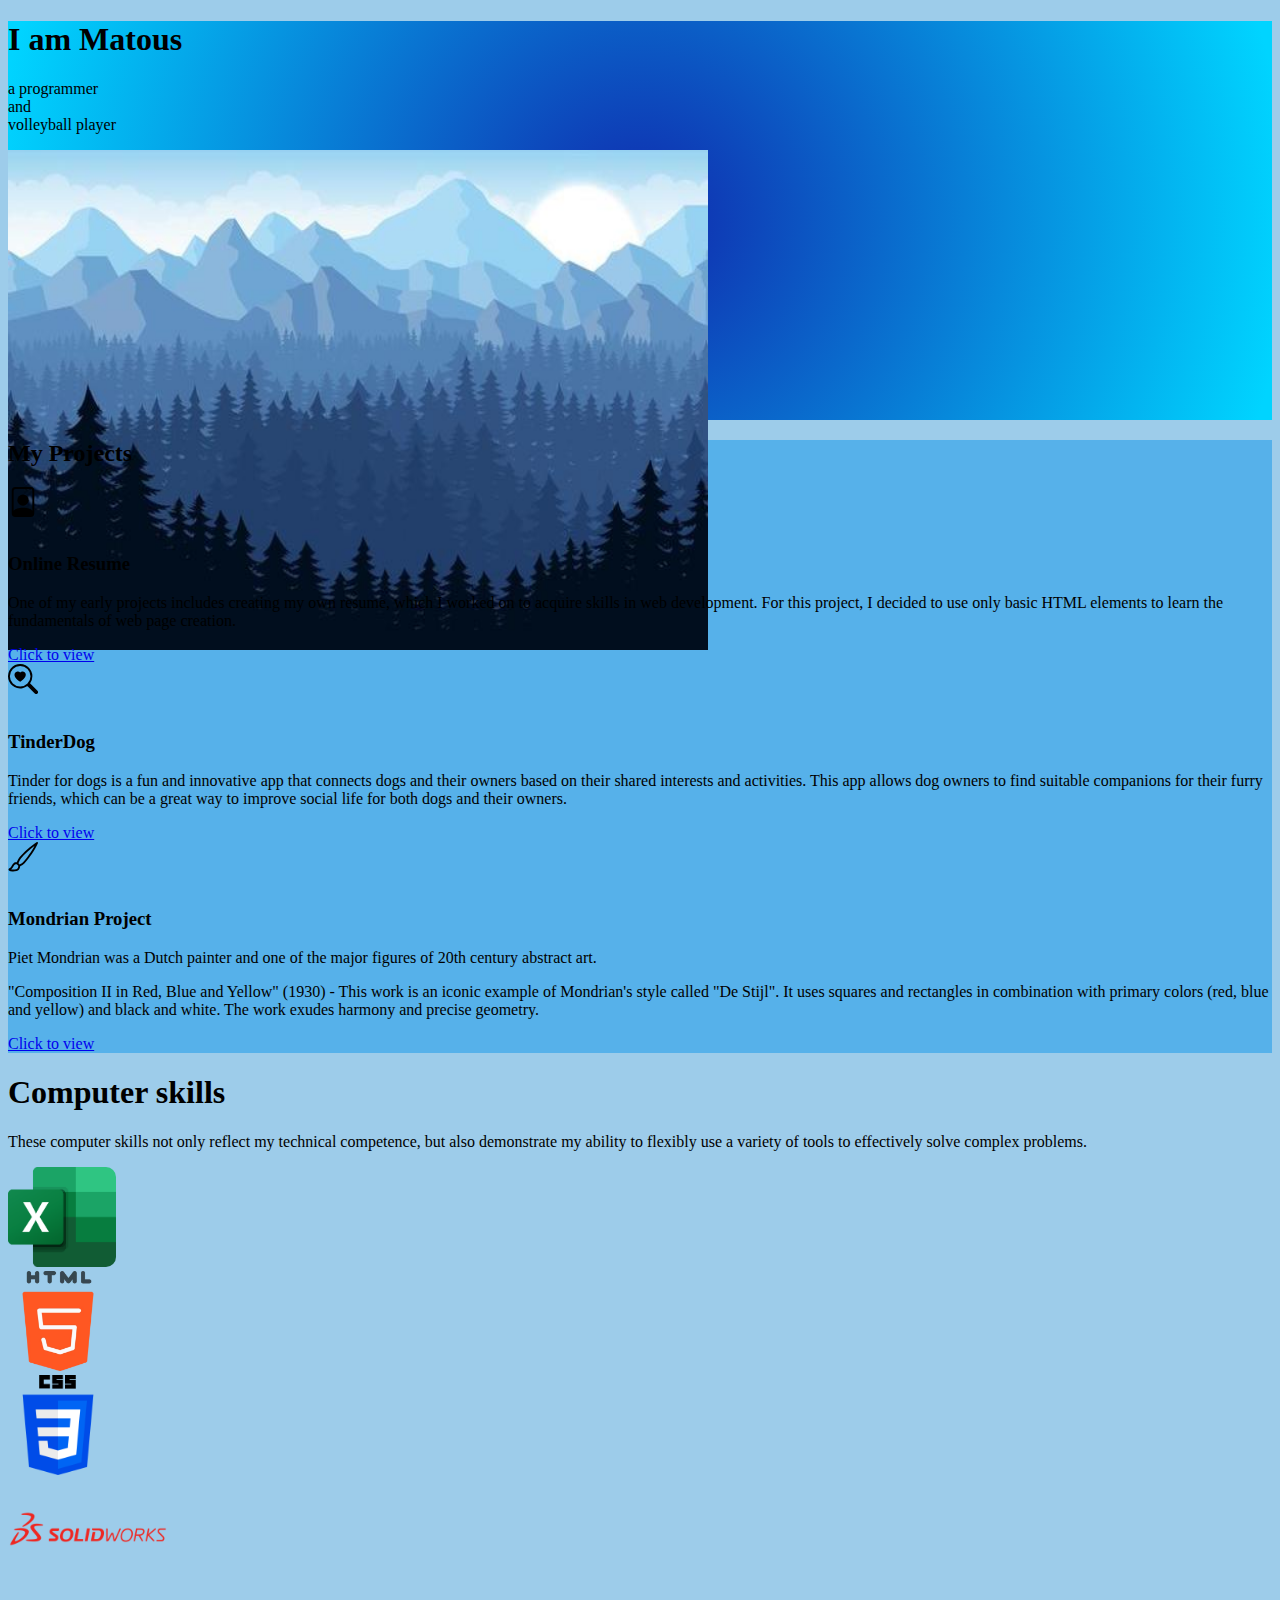
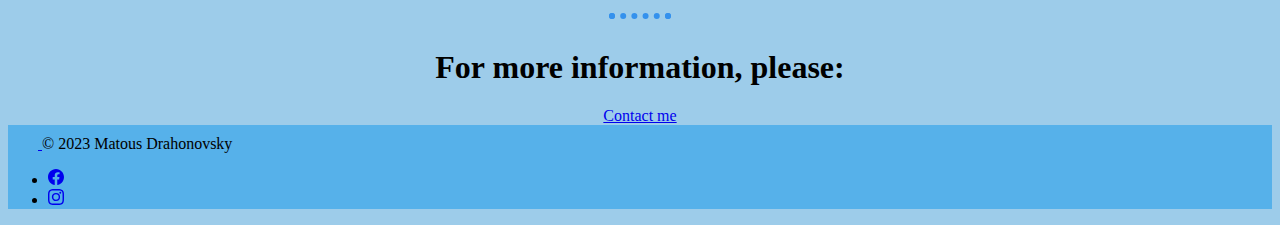
<file: index.html>
<!DOCTYPE html>
<html lang="en">
<head>
    <meta charset="UTF-8">
    <meta name="viewport" content="width=device-width, initial-scale=1.0">
    <title>Personal site</title>
    <link rel="stylesheet" href="style.css">
    <link href="https://cdn.jsdelivr.net/npm/bootstrap@5.3.2/dist/css/bootstrap.min.css" rel="stylesheet" integrity="sha384-T3c6CoIi6uLrA9TneNEoa7RxnatzjcDSCmG1MXxSR1GAsXEV/Dwwykc2MPK8M2HN" crossorigin="anonymous">
</head>
<body style="background-color: #9DCCEA;">
    <!-- Hero section -->
    <section id="Hero" class="background_linear">
        <div class="px-4 pt-5 my-0 text-center">
            <h1 class="display-4 fw-bold text-white mb-4">I am Matous</h1>
            <div class="col-lg-6 mx-auto">
                <p class="lead mb-4 text-white">a programmer <br> and <br> volleyball player</p>
            </div>
            <div class="overflow-hidden" style="max-height: 30vh;">
                <div class="container px-5">
                    <img src="images/mountain.jpeg" class="img-fluid border rounded-3 shadow-lg mb-4" alt="Example image" width="700" height="500" loading="lazy">
                </div>
            </div>
        </div>
    </section>
    
    <!-- Zivotopis a projekty -->
    <section id="Projects">
        <div class="container px-4 py-5 text-white" id="hanging-icons">
            <h2 class="pb-2 border-bottom">My Projects</h2>
            <div class="row g-4 py-5 row-cols-1 row-cols-lg-3">
                <div class="col d-flex align-items-start">
                    <div class="icon-square text-body-emphasis bg-body-secondary d-inline-flex align-items-center justify-content-center fs-4 flex-shrink-0 me-3">
                        <svg xmlns="http://www.w3.org/2000/svg"  height="30" fill="currentColor" class="bi bi-file-person" viewBox="0 0 16 16">
                            <path d="M12 1a1 1 0 0 1 1 1v10.755S12 11 8 11s-5 1.755-5 1.755V2a1 1 0 0 1 1-1h8zM4 0a2 2 0 0 0-2 2v12a2 2 0 0 0 2 2h8a2 2 0 0 0 2-2V2a2 2 0 0 0-2-2H4z"/>
                            <path d="M8 10a3 3 0 1 0 0-6 3 3 0 0 0 0 6z"/>
                        </svg>
                    </div>
                    <div>
                        <h3 class="fs-2 text-white">Online Resume</h3>
                        <p>One of my early projects includes creating my own resume, which I worked on to acquire skills in web development. For this project, I decided to use only basic HTML elements to learn the fundamentals of web page creation.</p>
                        <a href="../Capstone Project 1 - Online Resume/index.html" class="btn btn-primary">
                            Click to view
                        </a>
                    </div>
                </div>
                <div class="col d-flex align-items-start">
                    <div class="icon-square text-body-emphasis bg-body-secondary d-inline-flex align-items-center justify-content-center fs-4 flex-shrink-0 me-3">
                        <svg xmlns="http://www.w3.org/2000/svg" height="30" fill="currentColor" class="bi bi-search-heart" viewBox="0 0 16 16">
                            <path d="M6.5 4.482c1.664-1.673 5.825 1.254 0 5.018-5.825-3.764-1.664-6.69 0-5.018Z"/>
                            <path d="M13 6.5a6.471 6.471 0 0 1-1.258 3.844c.04.03.078.062.115.098l3.85 3.85a1 1 0 0 1-1.414 1.415l-3.85-3.85a1.007 1.007 0 0 1-.1-.115h.002A6.5 6.5 0 1 1 13 6.5ZM6.5 12a5.5 5.5 0 1 0 0-11 5.5 5.5 0 0 0 0 11Z"/>
                        </svg>
                    </div>
                    <div>
                        <h3 class="fs-2 text-white">TinderDog</h3>
                        <p>Tinder for dogs is a fun and innovative app that connects dogs and their owners based on their shared interests and activities. This app allows dog owners to find suitable companions for their furry friends, which can be a great way to improve social life for both dogs and their owners.</p>
                        <a href="../11.3 TinDog Project/index.html" class="btn btn-primary">
                            Click to view
                        </a>
                    </div>
                </div>
                <div class="col d-flex align-items-start">
                    <div class="icon-square text-body-emphasis bg-body-secondary d-inline-flex align-items-center justify-content-center fs-4 flex-shrink-0 me-3">
                        <svg xmlns="http://www.w3.org/2000/svg" height="30" fill="currentColor" class="bi bi-brush" viewBox="0 0 16 16">
                            <path d="M15.825.12a.5.5 0 0 1 .132.584c-1.53 3.43-4.743 8.17-7.095 10.64a6.067 6.067 0 0 1-2.373 1.534c-.018.227-.06.538-.16.868-.201.659-.667 1.479-1.708 1.74a8.118 8.118 0 0 1-3.078.132 3.659 3.659 0 0 1-.562-.135 1.382 1.382 0 0 1-.466-.247.714.714 0 0 1-.204-.288.622.622 0 0 1 .004-.443c.095-.245.316-.38.461-.452.394-.197.625-.453.867-.826.095-.144.184-.297.287-.472l.117-.198c.151-.255.326-.54.546-.848.528-.739 1.201-.925 1.746-.896.126.007.243.025.348.048.062-.172.142-.38.238-.608.261-.619.658-1.419 1.187-2.069 2.176-2.67 6.18-6.206 9.117-8.104a.5.5 0 0 1 .596.04zM4.705 11.912a1.23 1.23 0 0 0-.419-.1c-.246-.013-.573.05-.879.479-.197.275-.355.532-.5.777l-.105.177c-.106.181-.213.362-.32.528a3.39 3.39 0 0 1-.76.861c.69.112 1.736.111 2.657-.12.559-.139.843-.569.993-1.06a3.122 3.122 0 0 0 .126-.75l-.793-.792zm1.44.026c.12-.04.277-.1.458-.183a5.068 5.068 0 0 0 1.535-1.1c1.9-1.996 4.412-5.57 6.052-8.631-2.59 1.927-5.566 4.66-7.302 6.792-.442.543-.795 1.243-1.042 1.826-.121.288-.214.54-.275.72v.001l.575.575zm-4.973 3.04.007-.005a.031.031 0 0 1-.007.004zm3.582-3.043.002.001h-.002z"/>
                        </svg>
                    </div>
                    <div>
                        <h3 class="fs-2 text-white">Mondrian Project</h3>
                        <p>Piet Mondrian was a Dutch painter and one of the major figures of 20th century abstract art.</p>
                        <p>"Composition II in Red, Blue and Yellow" (1930) - This work is an iconic example of Mondrian's style called "De Stijl". It uses squares and rectangles in combination with primary colors (red, blue and yellow) and black and white. The work exudes harmony and precise geometry.</p>
                        <a href="../10.3 Mondrian Project/index.html" class="btn btn-primary">
                            Click to view
                        </a>
                    </div>
                </div>
            </div>
        </div>
    </section>
    
    <!-- Skills -->
    <section id="Skills">
        <div class="my-0">
            <div class="p-5 text-center">
                <div class="container py-5">
                    <h1 class="text-body-emphasis">Computer skills</h1>
                    <p class="col-lg-8 mx-auto lead">
                        These computer skills not only reflect my technical competence, but also demonstrate my ability to flexibly use a variety of tools to effectively solve complex problems.
                    </p>
                </div>
                <div class="container">
                    <div class="row">
                        <div class="col-lg-3 col-sm-12 mb-4"><img style="border-radius: 10px;" src="images/exel.png" alt="exel" height="100"></div>
                        <div class="col-lg-3 col-sm-12 mb-4"><img style="border-radius: 10px;" src="images/html.png" alt="html" height="100"></div>
                        <div class="col-lg-3 col-sm-12 mb-4"><img src="images/css.png" alt="css" height="100"></div>
                        <div class="col-lg-3 col-sm-12 mb-4"><img src="images/SolidWorks-Logo.png" alt="SolidWorks-Logo" height="100"></div>
                    </div>
                </div>
            </div>
        </div>
        
    </section>

    <hr class="pomlka">
    
    <!-- Contact -->
    <section class="Contact">
        <div class="container">
            <h1 class="mb-4 text-body-emphasis">For more information, please:</h1>
            <a class="btn btn-primary" href="../Capstone Project 1 - Online Resume/contact.html" role="button">Contact me</a>
        </div>
    </section>

    <!-- footer -->
    <section class="footer">
        <div class="container">
            <footer class="d-flex flex-wrap justify-content-between align-items-center py-3 mt-5">
              <div class="col-md-4 d-flex align-items-center">
                <a href="/" class="mb-3 me-2 mb-md-0 text-body-secondary text-decoration-none lh-1">
                  <svg class="bi" width="30" height="24"><use xlink:href="#bootstrap"></use></svg>
                </a>
                <span class="mb-3 mb-md-0 text-body-secondary">© 2023 Matous Drahonovsky</span>
              </div>
          
              <ul class="nav col-md-4 justify-content-end list-unstyled d-flex">
                <li class="ms-3"><a class="text-body-secondary" href="https://www.google.com/search?q=Matou%C5%A1+Draho%C5%88ovsk%C3%BD+facebook&rlz=1C5CHFA_enCZ996CZ996&oq=Matou%C5%A1+Draho%C5%88ovsk%C3%BD+facebook&gs_lcrp=EgZjaHJvbWUyBggAEEUYOTIGCAEQRRg8MgYIAhBFGDwyBggDEEUYPNIBCTI5NTQ5ajBqN6gCALACAA&sourceid=chrome&ie=UTF-8"><svg xmlns="http://www.w3.org/2000/svg" width="16" height="16" fill="currentColor" class="bi bi-facebook" viewBox="0 0 16 16">
                    <path d="M16 8.049c0-4.446-3.582-8.05-8-8.05C3.58 0-.002 3.603-.002 8.05c0 4.017 2.926 7.347 6.75 7.951v-5.625h-2.03V8.05H6.75V6.275c0-2.017 1.195-3.131 3.022-3.131.876 0 1.791.157 1.791.157v1.98h-1.009c-.993 0-1.303.621-1.303 1.258v1.51h2.218l-.354 2.326H9.25V16c3.824-.604 6.75-3.934 6.75-7.951z"/>
                  </svg></a></li>
                <li class="ms-3"><a class="text-body-secondary" href="https://www.google.com/search?q=Matou%C5%A1+Draho%C5%88ovsk%C3%BD+instagram&sca_esv=570013460&rlz=1C5CHFA_enCZ996CZ996&ei=kLMaZaGAEpbe7_UPiJeZ2Ak&ved=0ahUKEwihiLLzqteBAxUW77sIHYhLBpsQ4dUDCBA&uact=5&oq=Matou%C5%A1+Draho%C5%88ovsk%C3%BD+instagram&gs_lp=Egxnd3Mtd2l6LXNlcnAiH01hdG91xaEgRHJhaG_FiG92c2vDvSBpbnN0YWdyYW1I3FRQ2QRYw0xwAXgAkAEAmAGRAaABowuqAQQxNi4yuAEDyAEA-AEBwgIHECEYoAEYCsICBBAhGBXCAgUQIRigAcICBhAAGBYYHuIDBBgBIEGIBgE&sclient=gws-wiz-serp"><svg xmlns="http://www.w3.org/2000/svg" width="16" height="16" fill="currentColor" class="bi bi-instagram" viewBox="0 0 16 16">
                    <path d="M8 0C5.829 0 5.556.01 4.703.048 3.85.088 3.269.222 2.76.42a3.917 3.917 0 0 0-1.417.923A3.927 3.927 0 0 0 .42 2.76C.222 3.268.087 3.85.048 4.7.01 5.555 0 5.827 0 8.001c0 2.172.01 2.444.048 3.297.04.852.174 1.433.372 1.942.205.526.478.972.923 1.417.444.445.89.719 1.416.923.51.198 1.09.333 1.942.372C5.555 15.99 5.827 16 8 16s2.444-.01 3.298-.048c.851-.04 1.434-.174 1.943-.372a3.916 3.916 0 0 0 1.416-.923c.445-.445.718-.891.923-1.417.197-.509.332-1.09.372-1.942C15.99 10.445 16 10.173 16 8s-.01-2.445-.048-3.299c-.04-.851-.175-1.433-.372-1.941a3.926 3.926 0 0 0-.923-1.417A3.911 3.911 0 0 0 13.24.42c-.51-.198-1.092-.333-1.943-.372C10.443.01 10.172 0 7.998 0h.003zm-.717 1.442h.718c2.136 0 2.389.007 3.232.046.78.035 1.204.166 1.486.275.373.145.64.319.92.599.28.28.453.546.598.92.11.281.24.705.275 1.485.039.843.047 1.096.047 3.231s-.008 2.389-.047 3.232c-.035.78-.166 1.203-.275 1.485a2.47 2.47 0 0 1-.599.919c-.28.28-.546.453-.92.598-.28.11-.704.24-1.485.276-.843.038-1.096.047-3.232.047s-2.39-.009-3.233-.047c-.78-.036-1.203-.166-1.485-.276a2.478 2.478 0 0 1-.92-.598 2.48 2.48 0 0 1-.6-.92c-.109-.281-.24-.705-.275-1.485-.038-.843-.046-1.096-.046-3.233 0-2.136.008-2.388.046-3.231.036-.78.166-1.204.276-1.486.145-.373.319-.64.599-.92.28-.28.546-.453.92-.598.282-.11.705-.24 1.485-.276.738-.034 1.024-.044 2.515-.045v.002zm4.988 1.328a.96.96 0 1 0 0 1.92.96.96 0 0 0 0-1.92zm-4.27 1.122a4.109 4.109 0 1 0 0 8.217 4.109 4.109 0 0 0 0-8.217zm0 1.441a2.667 2.667 0 1 1 0 5.334 2.667 2.667 0 0 1 0-5.334z"/>
                  </svg></a></li>
              </ul>
            </footer>
          </div>
    </section>
    
    
    <script src="https://cdn.jsdelivr.net/npm/bootstrap@5.3.2/dist/js/bootstrap.bundle.min.js" integrity="sha384-C6RzsynM9kWDrMNeT87bh95OGNyZPhcTNXj1NW7RuBCsyN/o0jlpcV8Qyq46cDfL" crossorigin="anonymous"></script>
</body>
</html>
</file>
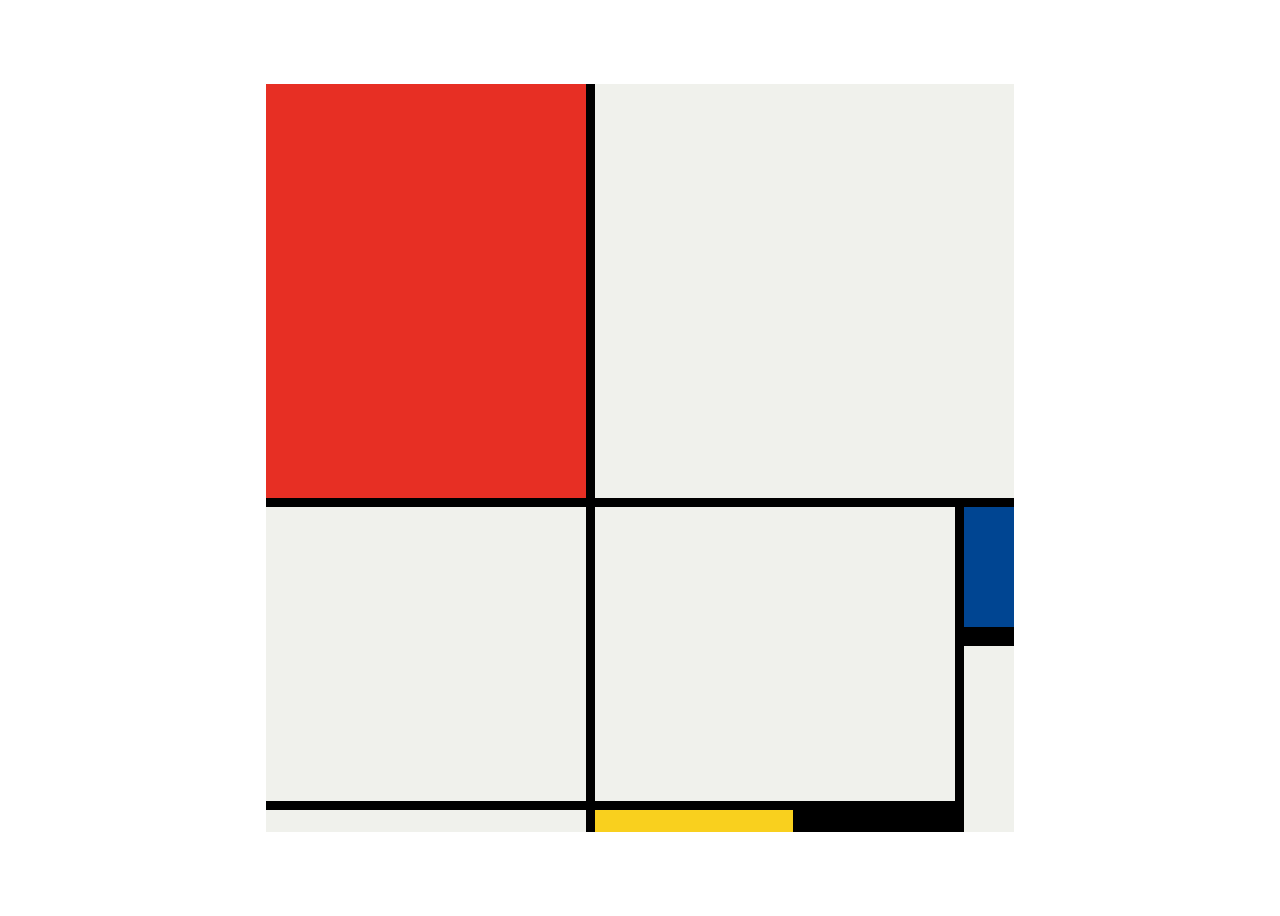
<file: 10.3 Mondrian Project/index.html>
<!DOCTYPE html>
<html lang="en">

<head>
  <meta charset="UTF-8">
  <meta name="viewport" content="width=device-width, initial-scale=1.0">
  <title>Mondrian Project</title>
  <style>
    /* 
    Write your CSS here 
    Gap Colour: #000
    White: #F0F1EC
    Red: #E72F24
    Black: #232629
    Blue: #004592
    Yellow: #F9D01E

    For dimensions, see dimensions.png image.
    HINT: Remember you can't change the properties of grid lines.
    But grid lines are transparent!
    */
    body {
      display: flex;
      justify-content: center;
      align-items: center;
      height: 100vh;

    }
    .conteiner {
      display: grid;
      height: 748px;
      width: 748px;
      background-color: #000;
      gap: 9px;
      grid-template-rows: 414px 130px 155px 22px;
      grid-template-columns: 320px 198px 153px 50px;
    }

    .red {
      background-color: #E72F24;
    }

    .white1 {
      grid-column: span 3;
      background-color: #F0F1EC;
    }

    .white2 {
      background-color: #F0F1EC;
      grid-row: span 2;
    }

    .white3 {
      background-color: #F0F1EC;
      grid-area: span 2/span 2;
    }

    .blue {
      background-color:#004592;
      border-bottom: 10px solid black;
    }

    .white4 {
      background-color: #F0F1EC;
      height: 186px;
    }

    .white5 {
      background-color: #F0F1EC;
    }

    .yellow {
      background-color: #F9D01E;
    }

  </style>
</head>

<body>
  <!-- Write your HTML here -->
  <div class="conteiner">
    <div class="red"></div>
    <div class="white1"></div>
    <div class="white2"></div>
    <div class="white3"></div>
    <div class="blue"></div>
    <div class="white4"></div>
    <div class="white5"></div>
    <div class="yellow"></div>
    <div class="black"></div>
    
  </div>
</body>

</html>
</file>
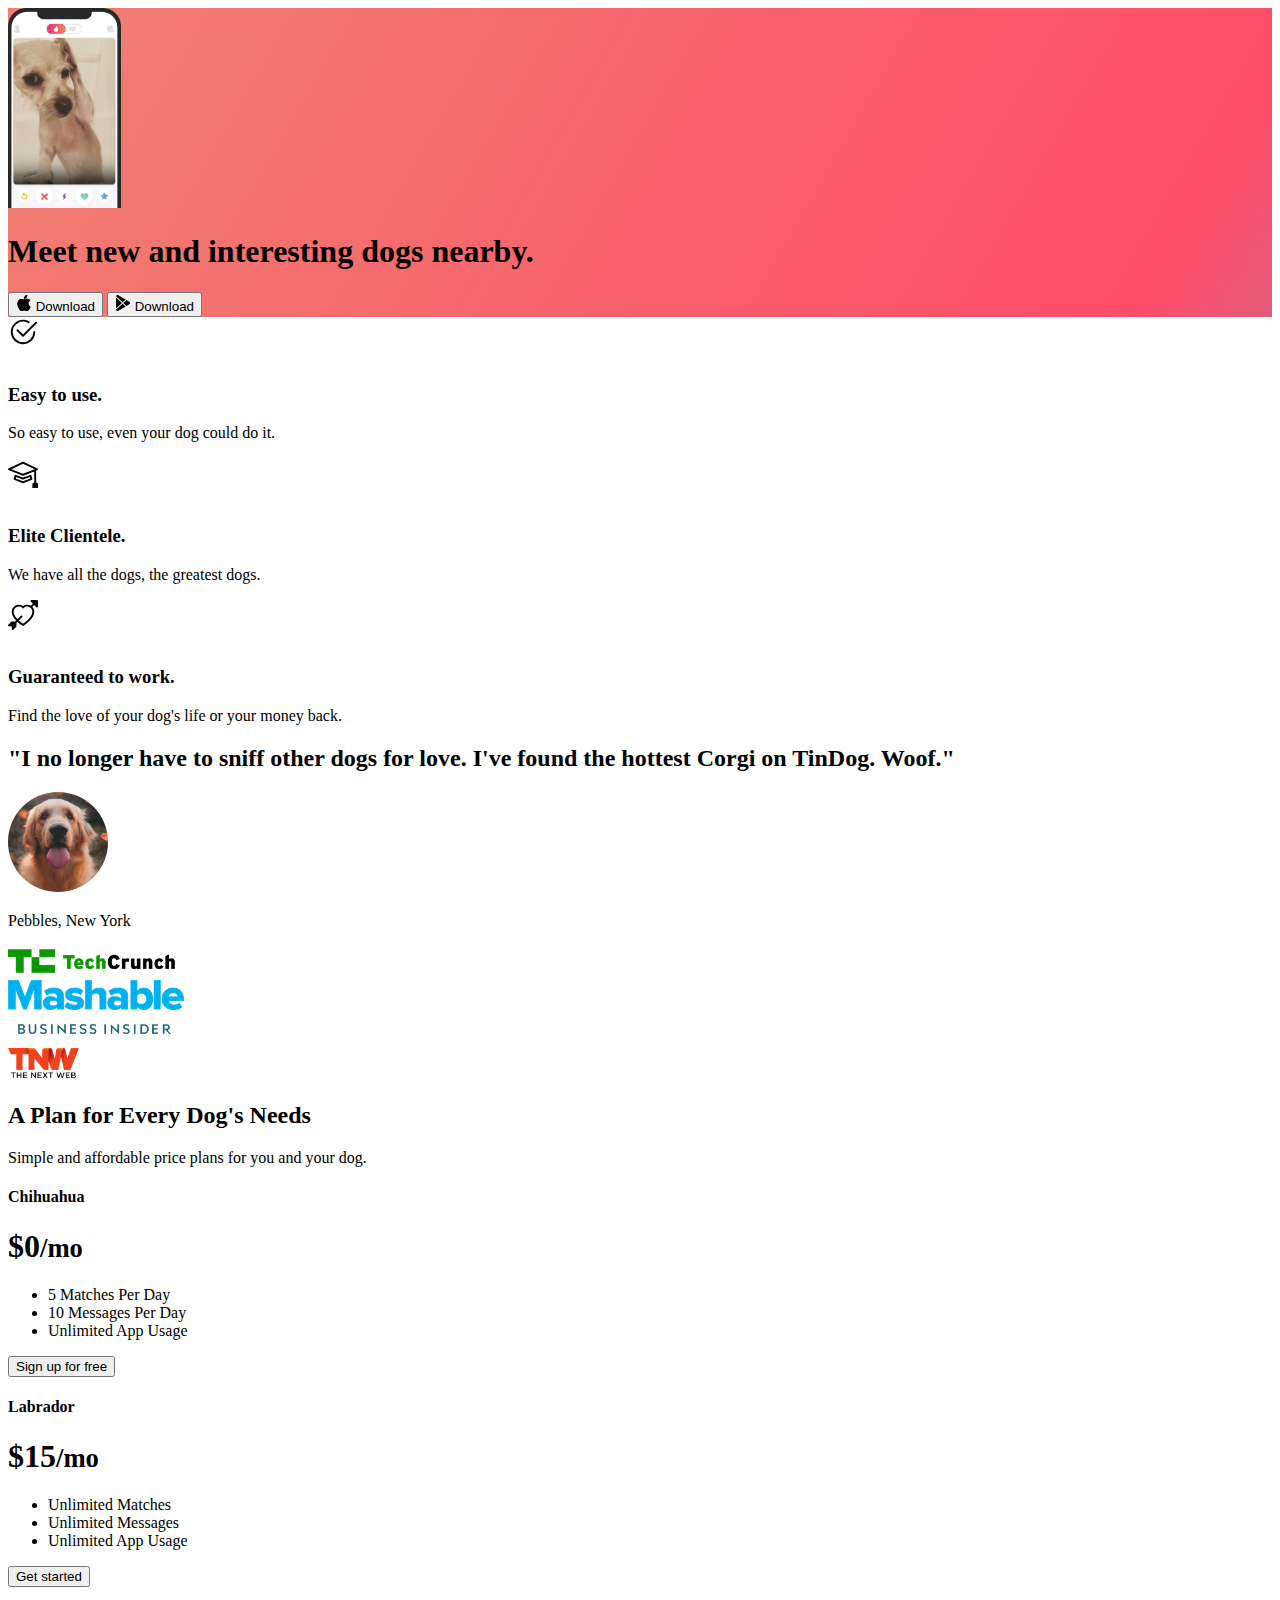
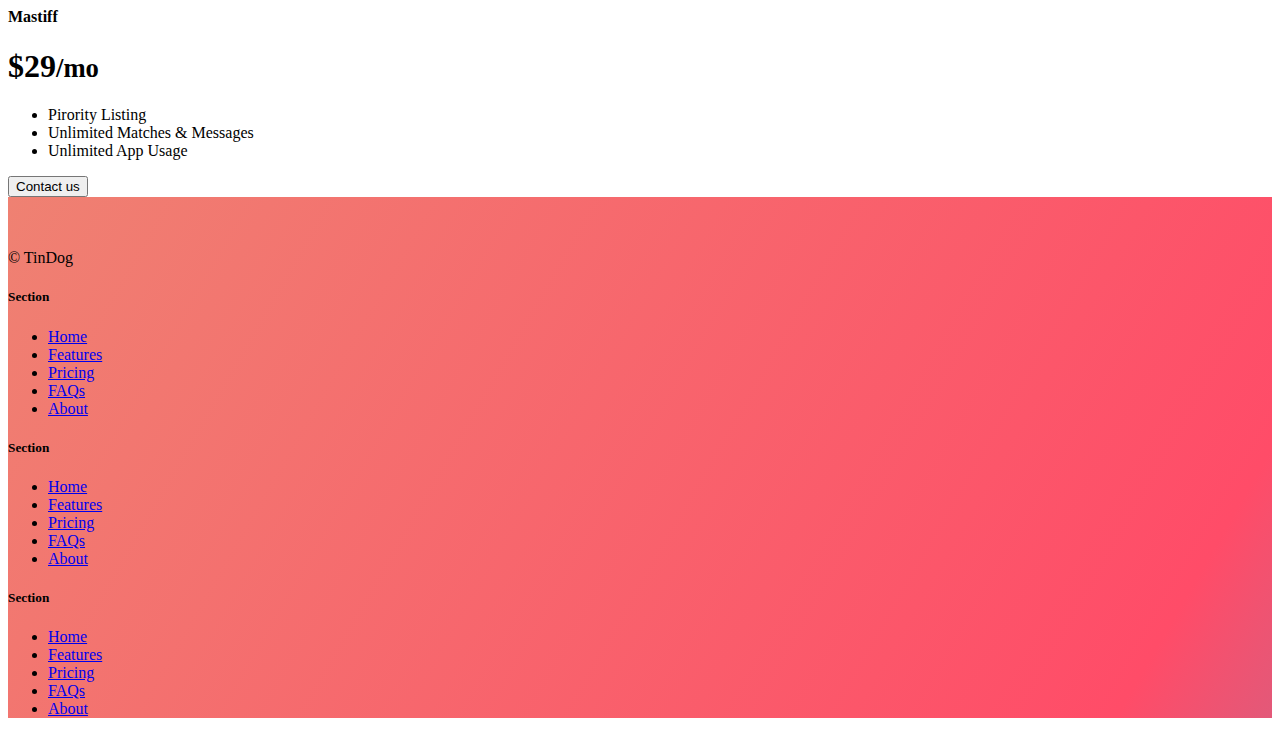
<file: 11.3 TinDog Project/index.html>
<!DOCTYPE html>
<html lang="en">

<head>
  <meta charset="UTF-8">
  <meta name="viewport" content="width=device-width, initial-scale=1.0">
  <title>TinDog</title>
  <link href="https://cdn.jsdelivr.net/npm/bootstrap@5.3.2/dist/css/bootstrap.min.css" rel="stylesheet" integrity="sha384-T3c6CoIi6uLrA9TneNEoa7RxnatzjcDSCmG1MXxSR1GAsXEV/Dwwykc2MPK8M2HN" crossorigin="anonymous">
  <link rel="stylesheet" href="css/style.css">
</head>

<body>
  
  <!-- Title -->
  <section id="title" class="gradient-background">
    <div class="container col-xxl-8 px-4 pt-5">
      <div class="row flex-lg-row-reverse align-items-center g-5 py-0">
        <div class="col-10 col-sm-8 col-lg-6">
          <img src="images/iphone.png" class="d-block mx-lg-auto img-fluid" alt="iphone" height="200" loading="lazy">
        </div>
        <div class="col-lg-6">
          <h1 class="display-5 fw-bold text-body-emphasis lh-1 mb-3">Meet new and interesting dogs nearby.</h1>
          <div class="d-grid gap-2 d-md-flex justify-content-md-start">
            <button type="button" class="btn btn-light btn-lg px-4 me-md-2"><svg xmlns="http://www.w3.org/2000/svg" width="16" height="16" fill="currentColor"
              class="bi bi-apple mb-1" viewBox="0 0 16 16">
              <path
              d="M11.182.008C11.148-.03 9.923.023 8.857 1.18c-1.066 1.156-.902 2.482-.878 2.516.024.034 1.52.087 2.475-1.258.955-1.345.762-2.391.728-2.43Zm3.314 11.733c-.048-.096-2.325-1.234-2.113-3.422.212-2.189 1.675-2.789 1.698-2.854.023-.065-.597-.79-1.254-1.157a3.692 3.692 0 0 0-1.563-.434c-.108-.003-.483-.095-1.254.116-.508.139-1.653.589-1.968.607-.316.018-1.256-.522-2.267-.665-.647-.125-1.333.131-1.824.328-.49.196-1.422.754-2.074 2.237-.652 1.482-.311 3.83-.067 4.56.244.729.625 1.924 1.273 2.796.576.984 1.34 1.667 1.659 1.899.319.232 1.219.386 1.843.067.502-.308 1.408-.485 1.766-.472.357.013 1.061.154 1.782.539.571.197 1.111.115 1.652-.105.541-.221 1.324-1.059 2.238-2.758.347-.79.505-1.217.473-1.282Z" />
              <path
              d="M11.182.008C11.148-.03 9.923.023 8.857 1.18c-1.066 1.156-.902 2.482-.878 2.516.024.034 1.52.087 2.475-1.258.955-1.345.762-2.391.728-2.43Zm3.314 11.733c-.048-.096-2.325-1.234-2.113-3.422.212-2.189 1.675-2.789 1.698-2.854.023-.065-.597-.79-1.254-1.157a3.692 3.692 0 0 0-1.563-.434c-.108-.003-.483-.095-1.254.116-.508.139-1.653.589-1.968.607-.316.018-1.256-.522-2.267-.665-.647-.125-1.333.131-1.824.328-.49.196-1.422.754-2.074 2.237-.652 1.482-.311 3.83-.067 4.56.244.729.625 1.924 1.273 2.796.576.984 1.34 1.667 1.659 1.899.319.232 1.219.386 1.843.067.502-.308 1.408-.485 1.766-.472.357.013 1.061.154 1.782.539.571.197 1.111.115 1.652-.105.541-.221 1.324-1.059 2.238-2.758.347-.79.505-1.217.473-1.282Z" />
            </svg> Download</button>
            <button type="button" class="btn btn-outline-light btn-lg px-4"><svg xmlns="http://www.w3.org/2000/svg" width="16" height="16" fill="currentColor"
              class="bi bi-google-play mb-1" viewBox="0 0 16 16">
              <path
              d="M14.222 9.374c1.037-.61 1.037-2.137 0-2.748L11.528 5.04 8.32 8l3.207 2.96 2.694-1.586Zm-3.595 2.116L7.583 8.68 1.03 14.73c.201 1.029 1.36 1.61 2.303 1.055l7.294-4.295ZM1 13.396V2.603L6.846 8 1 13.396ZM1.03 1.27l6.553 6.05 3.044-2.81L3.333.215C2.39-.341 1.231.24 1.03 1.27Z" />
            </svg> Download</button>
          </div>
        </div>
      </div>
    </div>
    
  </section>
  <!-- Features -->
  <section id="features">
    <div class="container px-4 py-5" id="hanging-icons">
      <div class="row g-4 py-5 row-cols-1 row-cols-lg-3">
        <div class="col d-flex align-items-start">
          <div class="icon-square text-body-emphasis bg-body-secondary d-inline-flex align-items-center justify-content-center fs-4 flex-shrink-0 me-3">
            <svg xmlns="http://www.w3.org/2000/svg" height="30" fill="currentColor" class="bi bi-check2-circle"
            viewBox="0 0 16 16">
            <path
            d="M2.5 8a5.5 5.5 0 0 1 8.25-4.764.5.5 0 0 0 .5-.866A6.5 6.5 0 1 0 14.5 8a.5.5 0 0 0-1 0 5.5 5.5 0 1 1-11 0z" />
            <path
            d="M15.354 3.354a.5.5 0 0 0-.708-.708L8 9.293 5.354 6.646a.5.5 0 1 0-.708.708l3 3a.5.5 0 0 0 .708 0l7-7z" />
          </svg>
        </div>
        <div>
          <h3 class="fs-2 text-body-emphasis">Easy to use.</h3>
          <p>So easy to use, even your dog could do it.</p>
          
        </div>
      </div>
      <div class="col d-flex align-items-start">
        <div class="icon-square text-body-emphasis bg-body-secondary d-inline-flex align-items-center justify-content-center fs-4 flex-shrink-0 me-3">
          <svg xmlns="http://www.w3.org/2000/svg" height="30" fill="currentColor" class="bi bi-mortarboard" viewBox="0 0 16 16">
            <path d="M8.211 2.047a.5.5 0 0 0-.422 0l-7.5 3.5a.5.5 0 0 0 .025.917l7.5 3a.5.5 0 0 0 .372 0L14 7.14V13a1 1 0 0 0-1 1v2h3v-2a1 1 0 0 0-1-1V6.739l.686-.275a.5.5 0 0 0 .025-.917l-7.5-3.5ZM8 8.46 1.758 5.965 8 3.052l6.242 2.913L8 8.46Z"/>
            <path d="M4.176 9.032a.5.5 0 0 0-.656.327l-.5 1.7a.5.5 0 0 0 .294.605l4.5 1.8a.5.5 0 0 0 .372 0l4.5-1.8a.5.5 0 0 0 .294-.605l-.5-1.7a.5.5 0 0 0-.656-.327L8 10.466 4.176 9.032Zm-.068 1.873.22-.748 3.496 1.311a.5.5 0 0 0 .352 0l3.496-1.311.22.748L8 12.46l-3.892-1.556Z"/>
          </svg>
        </div>
        <div>
          <h3 class="fs-2 text-body-emphasis">Elite Clientele.</h3>
          <p>We have all the dogs, the greatest dogs.</p>
          
        </div>
      </div>
      <div class="col d-flex align-items-start">
        <div class="icon-square text-body-emphasis bg-body-secondary d-inline-flex align-items-center justify-content-center fs-4 flex-shrink-0 me-3">
          <svg xmlns="http://www.w3.org/2000/svg" height="30" fill="currentColor" class="bi bi-arrow-through-heart"
          viewBox="0 0 16 16">
          <path fill-rule="evenodd"
          d="M2.854 15.854A.5.5 0 0 1 2 15.5V14H.5a.5.5 0 0 1-.354-.854l1.5-1.5A.5.5 0 0 1 2 11.5h1.793l.53-.53c-.771-.802-1.328-1.58-1.704-2.32-.798-1.575-.775-2.996-.213-4.092C3.426 2.565 6.18 1.809 8 3.233c1.25-.98 2.944-.928 4.212-.152L13.292 2 12.147.854A.5.5 0 0 1 12.5 0h3a.5.5 0 0 1 .5.5v3a.5.5 0 0 1-.854.354L14 2.707l-1.006 1.006c.236.248.44.531.6.845.562 1.096.585 2.517-.213 4.092-.793 1.563-2.395 3.288-5.105 5.08L8 13.912l-.276-.182a21.86 21.86 0 0 1-2.685-2.062l-.539.54V14a.5.5 0 0 1-.146.354l-1.5 1.5Zm2.893-4.894A20.419 20.419 0 0 0 8 12.71c2.456-1.666 3.827-3.207 4.489-4.512.679-1.34.607-2.42.215-3.185-.817-1.595-3.087-2.054-4.346-.761L8 4.62l-.358-.368c-1.259-1.293-3.53-.834-4.346.761-.392.766-.464 1.845.215 3.185.323.636.815 1.33 1.519 2.065l1.866-1.867a.5.5 0 1 1 .708.708L5.747 10.96Z" />
        </svg>
      </div>
      <div>
        <h3 class="fs-2 text-body-emphasis">Guaranteed to work.</h3>
        <p>Find the love of your dog's life or your money back.</p>
        
      </div>
    </div>
  </div>
</div>

</section>
<!-- Testimonial -->
<section id="testimonial">
  <div class="p-5 text-center bg-body-tertiary">
    <div class="container py-5">
      <h2 class="text-body-emphasis">"I no longer have to sniff other dogs for love. I've found the hottest Corgi on TinDog. Woof."</h2>
      <img class="profile-img mt-5 mb-2" src="images/dog-img.jpg" alt="dog" >
      <p class="col-lg-8 mx-auto lead">
        Pebbles, New York
      </p>
    </div>
    <div class="container">
      <div class="row">
        <div class="col-lg-3 col-sm-12"><img src="images/techcrunch.png" alt="techcrunch" height="30px"></div>
        <div class="col-lg-3 col-sm-12"><img src="images/mashable.png" alt="mashable" height="30px"></div>
        <div class="col-lg-3 col-sm-12"><img src="images/bizinsider.png" alt="bizinsider" height="30px"></div>
        <div class="col-lg-3 col-sm-12"><img src="images/tnw.png" alt="tnw" height="30px"></div>
      </div>
    </div>
  </div>
  
</section>
<!-- Pricing -->
<section id="pricing">
  <div class="container">
    <div class="pricing-header p-3 pb-md-4 mx-auto text-center">
      <h2 class="display-4 fw-normal text-body-emphasis">A Plan for Every Dog's Needs</h2>
      <p class="fs-5 text-body-secondary">Simple and affordable price plans for you and your dog.</p>
    </div>
    <div class="row row-cols-1 row-cols-md-3 mb-3 text-center">
      <div class="col">
        <div class="card mb-4 rounded-3 shadow-sm">
          <div class="card-header py-3">
            <h4 class="my-0 fw-normal">Chihuahua</h4>
          </div>
          <div class="card-body">
            <h1 class="card-title pricing-card-title">$0<small class="text-body-secondary fw-light">/mo</small></h1>
            <ul class="list-unstyled mt-3 mb-4">
              <li>5 Matches Per Day</li>
              <li>10 Messages Per Day</li>
              <li>Unlimited App Usage</li>
            </ul>
            <button type="button" class="w-100 btn btn-lg btn-outline-dark">Sign up for free</button>
          </div>
        </div>
      </div>
      <div class="col">
        <div class="card mb-4 rounded-3 shadow-sm">
          <div class="card-header py-3">
            <h4 class="my-0 fw-normal">Labrador</h4>
          </div>
          <div class="card-body">
            <h1 class="card-title pricing-card-title">$15<small class="text-body-secondary fw-light">/mo</small></h1>
            <ul class="list-unstyled mt-3 mb-4">
              <li>Unlimited Matches</li>
              <li>Unlimited Messages</li>
              <li>Unlimited App Usage</li>             
            </ul>
            <button type="button" class="w-100 btn btn-lg btn-dark">Get started</button>
          </div>
        </div>
      </div>
      <div class="col">
        <div class="card mb-4 rounded-3 shadow-sm border-dark">
          <div class="card-header py-3 text-bg-dark border-dark">
            <h4 class="my-0 fw-normal">Mastiff</h4>
          </div>
          <div class="card-body">
            <h1 class="card-title pricing-card-title">$29<small class="text-body-secondary fw-light">/mo</small></h1>
            <ul class="list-unstyled mt-3 mb-4">
              <li>Pirority Listing</li>
              <li>Unlimited Matches & Messages</li>
              <li>Unlimited App Usage</li>
            </ul>
            <button type="button" class="w-100 btn btn-lg btn-dark">Contact us</button>
          </div>
        </div>
      </div>
    </div>
  </div>
  
  
</section>
<!-- Footer -->
<section id="footer" class="gradient-background">
  <div class="container">
    <footer class="row row-cols-1 row-cols-sm-2 row-cols-md-5 py-5 my-5 mb-0">
      <div class="col mb-3">
        <a href="/" class="d-flex align-items-center mb-3 link-body-emphasis text-decoration-none">
          <svg class="bi me-2" width="40" height="32"><use xlink:href="#bootstrap"></use></svg>
        </a>
        <p class="text-body-secondary">© TinDog</p>
      </div>
  
      <div class="col mb-3">
  
      </div>
  
      <div class="col mb-3">
        <h5>Section</h5>
        <ul class="nav flex-column">
          <li class="nav-item mb-2"><a href="#" class="nav-link p-0 text-body-secondary">Home</a></li>
          <li class="nav-item mb-2"><a href="#" class="nav-link p-0 text-body-secondary">Features</a></li>
          <li class="nav-item mb-2"><a href="#" class="nav-link p-0 text-body-secondary">Pricing</a></li>
          <li class="nav-item mb-2"><a href="#" class="nav-link p-0 text-body-secondary">FAQs</a></li>
          <li class="nav-item mb-2"><a href="#" class="nav-link p-0 text-body-secondary">About</a></li>
        </ul>
      </div>
  
      <div class="col mb-3">
        <h5>Section</h5>
        <ul class="nav flex-column">
          <li class="nav-item mb-2"><a href="#" class="nav-link p-0 text-body-secondary">Home</a></li>
          <li class="nav-item mb-2"><a href="#" class="nav-link p-0 text-body-secondary">Features</a></li>
          <li class="nav-item mb-2"><a href="#" class="nav-link p-0 text-body-secondary">Pricing</a></li>
          <li class="nav-item mb-2"><a href="#" class="nav-link p-0 text-body-secondary">FAQs</a></li>
          <li class="nav-item mb-2"><a href="#" class="nav-link p-0 text-body-secondary">About</a></li>
        </ul>
      </div>
  
      <div class="col mb-3">
        <h5>Section</h5>
        <ul class="nav flex-column">
          <li class="nav-item mb-2"><a href="#" class="nav-link p-0 text-body-secondary">Home</a></li>
          <li class="nav-item mb-2"><a href="#" class="nav-link p-0 text-body-secondary">Features</a></li>
          <li class="nav-item mb-2"><a href="#" class="nav-link p-0 text-body-secondary">Pricing</a></li>
          <li class="nav-item mb-2"><a href="#" class="nav-link p-0 text-body-secondary">FAQs</a></li>
          <li class="nav-item mb-2"><a href="#" class="nav-link p-0 text-body-secondary">About</a></li>
        </ul>
      </div>
    </footer>
  </div>
  
</section>
</body>

</html>
</file>
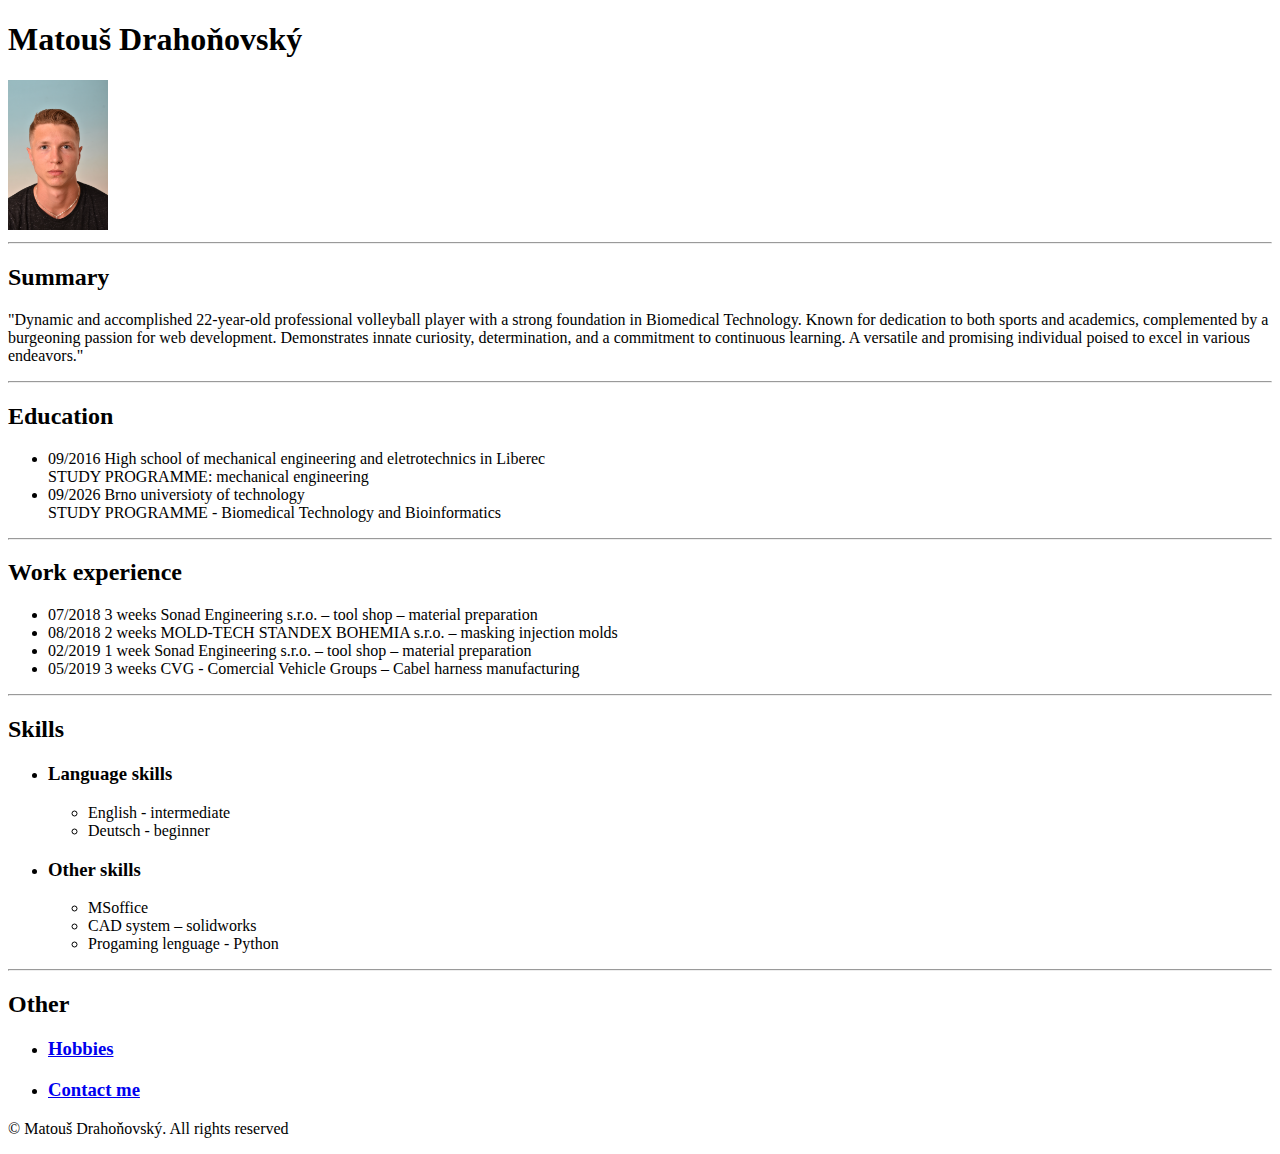
<file: Capstone Project 1 - Online Resume/index.html>
<!-- HTML životopis, mé portfolio -->
<!DOCTYPE html>
<html lang="en">
<head>
    <meta charset="UTF-8">
    <meta name="viewport" content="width=device-width, initial-scale=1.0">
    <title>My Resume</title>
</head>
<body>
    <h1>Matouš Drahoňovský</h1>
    <img src="DSC_0007.JPG" alt="Foto of myself" height="150px">
    <hr>
    <h2>Summary</h2>
    <p>"Dynamic and accomplished 22-year-old professional volleyball player 
        with a strong foundation in Biomedical Technology. 
        Known for dedication to both sports and academics, 
        complemented by a burgeoning passion for web development. 
        Demonstrates innate curiosity, determination, and
        a commitment to continuous learning. A versatile and 
        promising individual poised to excel in various 
        endeavors."</p>
        <hr> 
        <h2>Education</h2>
        <ul>
            <li>09/2016  High school of mechanical engineering and eletrotechnics in Liberec <br>
                STUDY PROGRAMME: mechanical engineering</li>
                <li>09/2026  Brno universioty of technology <br>
                    STUDY PROGRAMME - Biomedical Technology and Bioinformatics</li>
                </ul>
                <hr>
                <h2>Work experience</h2>
                <ul>
                    <li>07/2018 3 weeks		Sonad Engineering s.r.o. –  tool shop – material preparation</li>
                    <li>08/2018 2 weeks		MOLD-TECH STANDEX BOHEMIA s.r.o. – masking injection molds</li>
                    <li>02/2019 1 week		Sonad Engineering s.r.o. – tool shop – material preparation</li>
                    <li>05/2019 3 weeks		CVG - Comercial Vehicle Groups – Cabel harness manufacturing</li>
                </ul>
                <hr>
                <h2>Skills</h2>
                <ul>
                    <li><h3>Language skills</h3></li>
                    <ul>
                        <li>English - intermediate</li>
                        <li>Deutsch - beginner</li>
                    </ul>
                    <li><h3>Other skills</h3></li>
                    <ul>
                        <li>MSoffice</li>
                        <li>CAD system – solidworks</li>
                        <li>Progaming lenguage - Python</li>
                    </ul>
                </ul>
                <hr>
                <h2>Other</h2>
                <ul>
                    <li><h3><a href="my_hobbies.html">Hobbies</a></h3></li>
                    <li><h3><a href="contact.html">Contact me</a></h3></li>
                </ul>
                <footer>
                    <p>© Matouš Drahoňovský. All rights reserved</p>
                </footer>
                
                
                
            </body>
            </html>
</file>
<file: style.css>
.background_linear {
    background: rgb(2,0,36);
    background: radial-gradient(circle, rgba(2,0,36,1) 0%, rgba(16,41,173,1) 0%, rgba(0,212,255,1) 98%);
}

#Projects {
    background-color: #56B1EA;
}

.icon-square {
    width: 3rem;
    height: 3rem;
    border-radius: 0.75rem;
}

.pomlka {
    border: dotted #3491ed 6px;
    border-bottom: none;
    width: 4%;
    margin: 30px auto;
}

.Contact {
    text-align: center;
}

.footer {
    background-color: #56B1EA;
}
</file>
<file: 11.3 TinDog Project/css/style.css>
.gradient-background {
  background: linear-gradient(300deg, #00bfff, #ff4c68, #ef8172);
  background-size: 180% 180%;
  animation: gradient-animation 18s ease infinite;
}

@keyframes gradient-animation {
  0% {
    background-position: 0% 50%;
  }
  50% {
    background-position: 100% 50%;
  }
  100% {
    background-position: 0% 50%;
  }
}

.icon-square {
  width: 3rem;
  height: 3rem;
  border-radius: 0.75rem;
}

.profile-img {
  height: 100px;
  border-radius: 50%;
  
}
</file>
